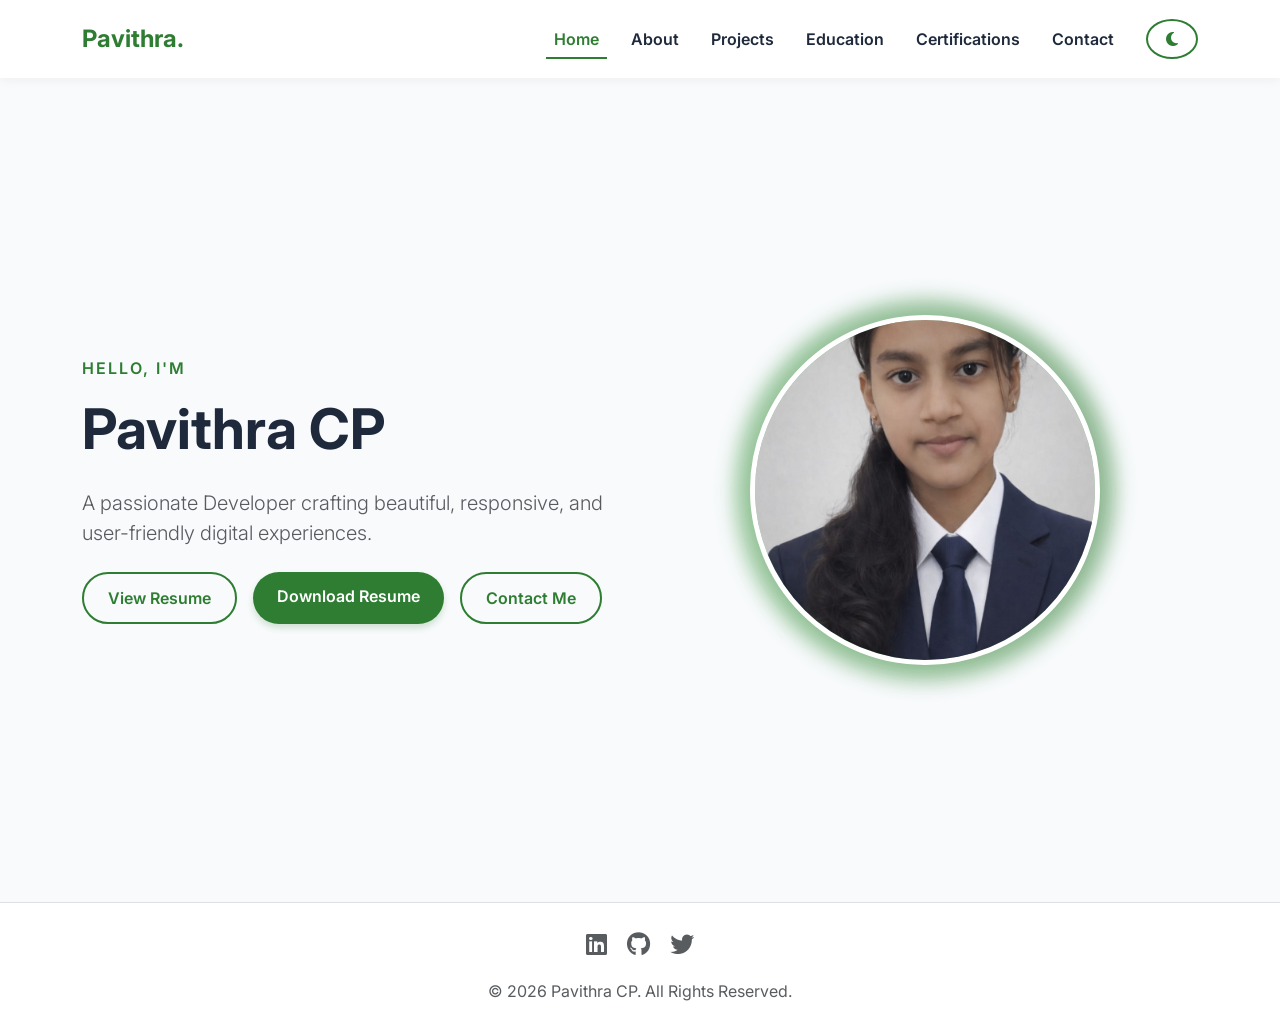
<file: index.html>
<!DOCTYPE html>
<html lang="en">
<head>
    <meta charset="UTF-8">
    <meta name="viewport" content="width=device-width, initial-scale=1.0">
    <title>Pavithra | Portfolio</title>
    <!-- Bootstrap CSS -->
    <link href="https://cdn.jsdelivr.net/npm/bootstrap@5.3.0/dist/css/bootstrap.min.css" rel="stylesheet">
    <!-- Font Awesome -->
    <link rel="stylesheet" href="https://cdnjs.cloudflare.com/ajax/libs/font-awesome/6.4.0/css/all.min.css">
    <!-- AOS Animation CSS -->
    <link href="https://unpkg.com/aos@2.3.1/dist/aos.css" rel="stylesheet">
    <!-- Custom CSS -->
    <link rel="stylesheet" href="css/style.css">
</head>
<body>

    <!-- Navbar -->
    <nav class="navbar navbar-expand-lg sticky-top">
        <div class="container">
            <a class="navbar-brand" href="index.html">Pavithra.</a>
            <button class="navbar-toggler border-0" type="button" data-bs-toggle="collapse" data-bs-toggle="collapse" data-bs-target="#navbarNav" aria-controls="navbarNav" aria-expanded="false" aria-label="Toggle navigation">
                <i class="fas fa-bars text-success"></i>
            </button>
            <div class="collapse navbar-collapse" id="navbarNav">
                <ul class="navbar-nav ms-auto align-items-center">
                    <li class="nav-item">
                        <a class="nav-link" href="index.html">Home</a>
                    </li>
                    <li class="nav-item">
                        <a class="nav-link" href="about.html">About</a>
                    </li>
                    <li class="nav-item">
                        <a class="nav-link" href="projects.html">Projects</a>
                    </li>
                    <li class="nav-item">
                        <a class="nav-link" href="education.html">Education</a>
                    </li>
                    <li class="nav-item">
                        <a class="nav-link" href="certifications.html">Certifications</a>
                    </li>
                    <li class="nav-item">
                        <a class="nav-link" href="contact.html">Contact</a>
                    </li>
                    <li class="nav-item ms-lg-3 mt-3 mt-lg-0">
                        <button id="theme-toggle" class="btn btn-outline-custom rounded-circle theme-toggle-btn" aria-label="Toggle Dark Mode">
                            <i class="fas fa-moon"></i>
                        </button>
                    </li>
                </ul>
            </div>
        </div>
    </nav>

    <!-- Hero Section -->
    <section class="hero-section">
        <div class="container">
            <div class="row align-items-center">
                <div class="col-lg-6 order-2 order-lg-1 mt-5 mt-lg-0 text-center text-lg-start" data-aos="fade-right">
                    <p class="hero-subtitle">Hello, I'm</p>
                    <h1 class="hero-title">Pavithra CP</h1>
                    <p class="lead mb-4 text-muted">A passionate Developer crafting beautiful, responsive, and user-friendly digital experiences.</p>
                    <div class="d-flex flex-wrap gap-3 justify-content-center justify-content-lg-start">
                        <a href="assets/resume.pdf" target="_blank" class="btn btn-outline-custom">View Resume</a>
                        <a href="assets/resume.pdf" download class="btn btn-primary-custom">Download Resume</a>
                        <a href="contact.html" class="btn btn-outline-custom">Contact Me</a>
                    </div>
                </div>
                <div class="col-lg-6 order-1 order-lg-2 text-center" data-aos="fade-left">
                    <div class="hero-img-container">
                        <div class="hero-img-bg"></div>
                        <img src="assets/profile.jpeg" alt="Pavithra" class="hero-img">
                    </div>
                </div>
            </div>
        </div>
    </section>

    <!-- Footer -->
    <footer class="footer mt-auto py-4 bg-white shadow-sm border-top">
        <div class="container text-center">
            <div class="social-links mb-3">
                <a href="#" class="social-icon text-muted me-3 fs-4 transition-all hover-success"><i class="fab fa-linkedin"></i></a>
                <a href="#" class="social-icon text-muted me-3 fs-4 transition-all hover-success"><i class="fab fa-github"></i></a>
                <a href="#" class="social-icon text-muted fs-4 transition-all hover-success"><i class="fab fa-twitter"></i></a>
            </div>
            <p class="text-muted mb-0">&copy; <span id="current-year"></span> Pavithra CP. All Rights Reserved.</p>
        </div>
    </footer>

    <!-- Bootstrap JS -->
    <script src="https://cdn.jsdelivr.net/npm/bootstrap@5.3.0/dist/js/bootstrap.bundle.min.js"></script>
    <!-- AOS Animation JS -->
    <script src="https://unpkg.com/aos@2.3.1/dist/aos.js"></script>
    <!-- Custom JS -->
    <script src="js/main.js"></script>
</body>
</html>
</file>
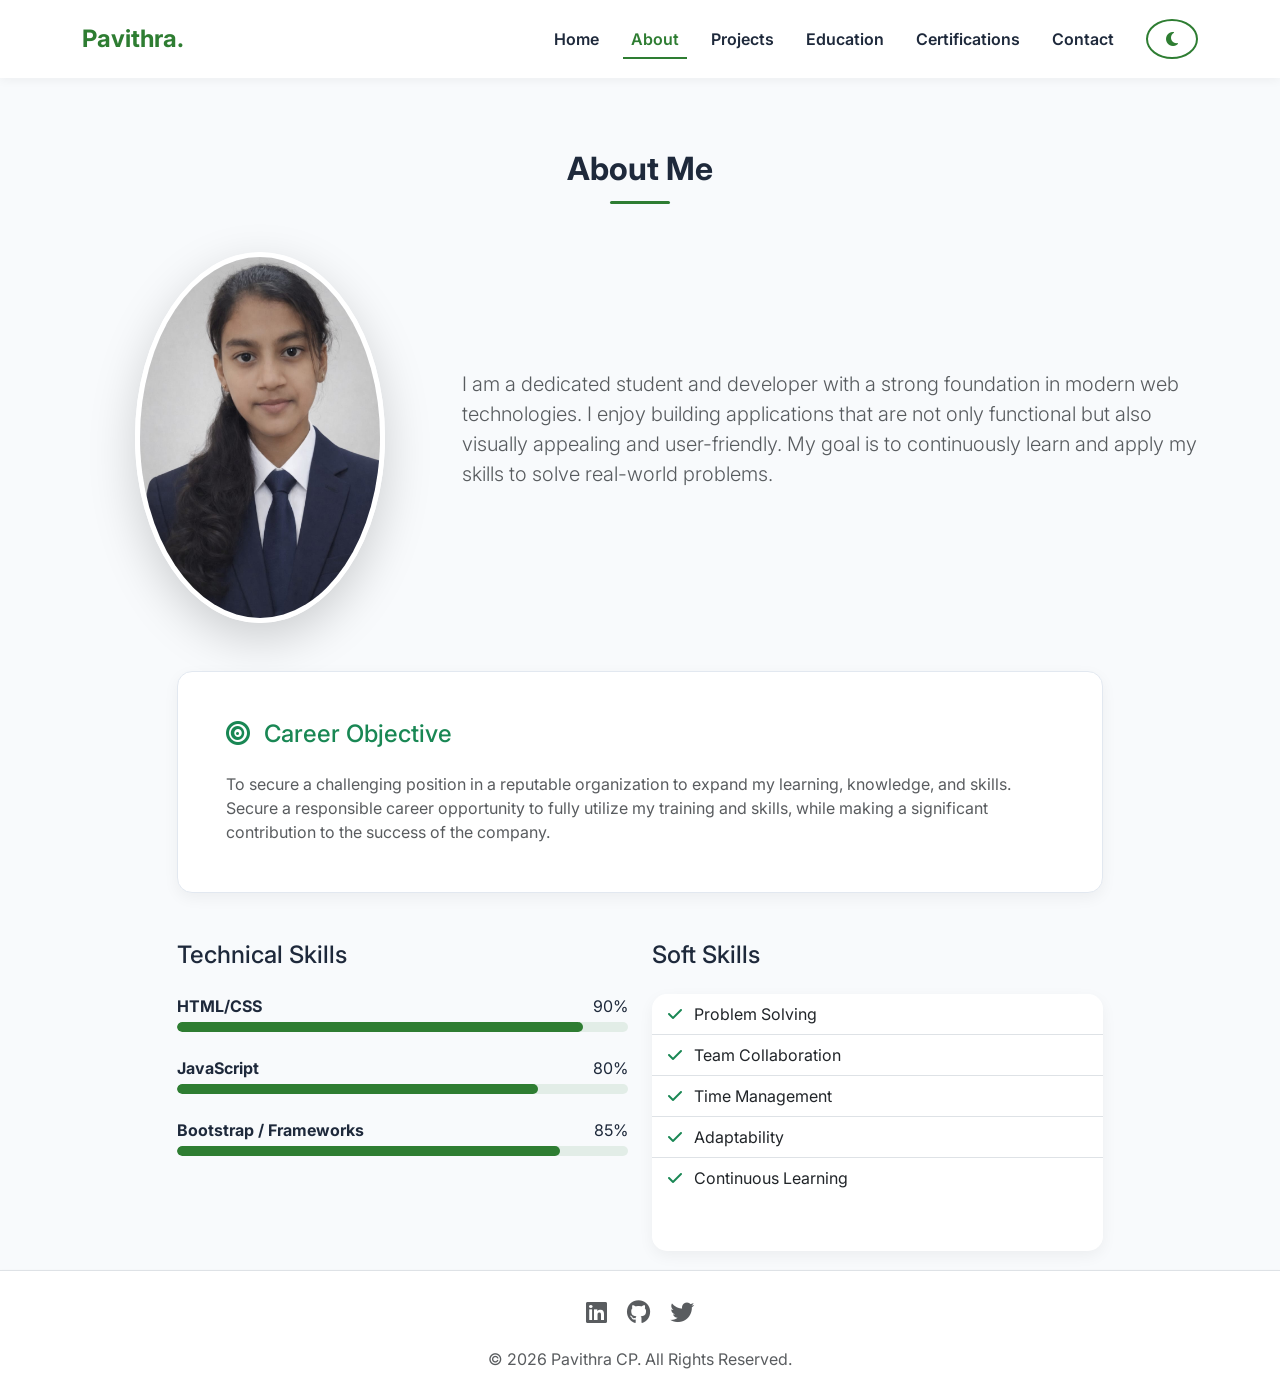
<file: about.html>
<!DOCTYPE html>
<html lang="en">
<head>
    <meta charset="UTF-8">
    <meta name="viewport" content="width=device-width, initial-scale=1.0">
    <title>About | Pavithra Portfolio</title>
    <!-- Bootstrap CSS -->
    <link href="https://cdn.jsdelivr.net/npm/bootstrap@5.3.0/dist/css/bootstrap.min.css" rel="stylesheet">
    <!-- Font Awesome -->
    <link rel="stylesheet" href="https://cdnjs.cloudflare.com/ajax/libs/font-awesome/6.4.0/css/all.min.css">
    <!-- AOS Animation CSS -->
    <link href="https://unpkg.com/aos@2.3.1/dist/aos.css" rel="stylesheet">
    <!-- Custom CSS -->
    <link rel="stylesheet" href="css/style.css">
</head>
<body>

    <!-- Navbar -->
    <nav class="navbar navbar-expand-lg sticky-top">
        <div class="container">
            <a class="navbar-brand" href="index.html">Pavithra.</a>
            <button class="navbar-toggler border-0" type="button" data-bs-toggle="collapse" data-bs-target="#navbarNav" aria-controls="navbarNav" aria-expanded="false" aria-label="Toggle navigation">
                <i class="fas fa-bars text-success"></i>
            </button>
            <div class="collapse navbar-collapse" id="navbarNav">
                <ul class="navbar-nav ms-auto align-items-center">
                    <li class="nav-item"><a class="nav-link" href="index.html">Home</a></li>
                    <li class="nav-item"><a class="nav-link" href="about.html">About</a></li>
                    <li class="nav-item"><a class="nav-link" href="projects.html">Projects</a></li>
                    <li class="nav-item"><a class="nav-link" href="education.html">Education</a></li>
                    <li class="nav-item"><a class="nav-link" href="certifications.html">Certifications</a></li>
                    <li class="nav-item"><a class="nav-link" href="contact.html">Contact</a></li>
                    <li class="nav-item ms-lg-3 mt-3 mt-lg-0">
                        <button id="theme-toggle" class="btn btn-outline-custom rounded-circle theme-toggle-btn" aria-label="Toggle Dark Mode">
                            <i class="fas fa-moon"></i>
                        </button>
                    </li>
                </ul>
            </div>
        </div>
    </nav>

    <!-- About Section -->
    <section class="py-5 mt-4 flex-grow-1">
        <div class="container">
            <h2 class="section-title" data-aos="fade-up">About Me</h2>
            
            <div class="row align-items-center mb-5" data-aos="fade-up" data-aos-delay="100">
                <div class="col-lg-4 text-center mb-4 mb-lg-0">
                    <img src="assets/profile.jpeg" alt="Pavithra Profile Photo" class="img-fluid rounded-circle shadow-lg" style="max-width: 250px; border: 5px solid var(--white);">
                </div>
                <div class="col-lg-8 text-center text-lg-start">
                    <p class="lead text-muted">
                        I am a dedicated student and developer with a strong foundation in modern web technologies. I enjoy building applications that are not only functional but also visually appealing and user-friendly. My goal is to continuously learn and apply my skills to solve real-world problems.
                    </p>
                </div>
            </div>

            <div class="row mb-5" data-aos="fade-up" data-aos-delay="200">
                <div class="col-lg-10 mx-auto">
                    <div class="custom-card p-5">
                        <h4 class="text-success mb-4"><i class="fas fa-bullseye me-2"></i> Career Objective</h4>
                        <p class="text-muted m-0">
                            To secure a challenging position in a reputable organization to expand my learning, knowledge, and skills. Secure a responsible career opportunity to fully utilize my training and skills, while making a significant contribution to the success of the company.
                        </p>
                    </div>
                </div>
            </div>

            <div class="row" data-aos="fade-up" data-aos-delay="300">
                <div class="col-lg-10 mx-auto">
                    <div class="row">
                        <div class="col-md-6 mb-4">
                            <h4 class="mb-4">Technical Skills</h4>
                            <div class="mb-3">
                                <div class="d-flex justify-content-between mb-1">
                                    <span class="fw-bold">HTML/CSS</span>
                                    <span>90%</span>
                                </div>
                                <div class="progress">
                                    <div class="progress-bar" role="progressbar" style="width: 90%" aria-valuenow="90" aria-valuemin="0" aria-valuemax="100"></div>
                                </div>
                            </div>
                            <div class="mb-3">
                                <div class="d-flex justify-content-between mb-1">
                                    <span class="fw-bold">JavaScript</span>
                                    <span>80%</span>
                                </div>
                                <div class="progress">
                                    <div class="progress-bar" role="progressbar" style="width: 80%" aria-valuenow="80" aria-valuemin="0" aria-valuemax="100"></div>
                                </div>
                            </div>
                            <div class="mb-3">
                                <div class="d-flex justify-content-between mb-1">
                                    <span class="fw-bold">Bootstrap / Frameworks</span>
                                    <span>85%</span>
                                </div>
                                <div class="progress">
                                    <div class="progress-bar" role="progressbar" style="width: 85%" aria-valuenow="85" aria-valuemin="0" aria-valuemax="100"></div>
                                </div>
                            </div>
                        </div>
                        <div class="col-md-6 mb-4">
                            <h4 class="mb-4">Soft Skills</h4>
                            <ul class="list-group list-group-flush custom-card border-0">
                                <li class="list-group-item bg-transparent border-bottom"><i class="fas fa-check text-success me-2"></i> Problem Solving</li>
                                <li class="list-group-item bg-transparent border-bottom"><i class="fas fa-check text-success me-2"></i> Team Collaboration</li>
                                <li class="list-group-item bg-transparent border-bottom"><i class="fas fa-check text-success me-2"></i> Time Management</li>
                                <li class="list-group-item bg-transparent border-bottom"><i class="fas fa-check text-success me-2"></i> Adaptability</li>
                                <li class="list-group-item bg-transparent"><i class="fas fa-check text-success me-2"></i> Continuous Learning</li>
                            </ul>
                        </div>
                    </div>
                </div>
            </div>
        </div>
    </section>

    <!-- Footer -->
    <footer class="footer mt-auto py-4 bg-white shadow-sm border-top">
        <div class="container text-center">
            <div class="social-links mb-3">
                <a href="#" class="social-icon text-muted me-3 fs-4 transition-all hover-success"><i class="fab fa-linkedin"></i></a>
                <a href="#" class="social-icon text-muted me-3 fs-4 transition-all hover-success"><i class="fab fa-github"></i></a>
                <a href="#" class="social-icon text-muted fs-4 transition-all hover-success"><i class="fab fa-twitter"></i></a>
            </div>
            <p class="text-muted mb-0">&copy; <span id="current-year"></span> Pavithra CP. All Rights Reserved.</p>
        </div>
    </footer>

    <!-- Bootstrap JS -->
    <script src="https://cdn.jsdelivr.net/npm/bootstrap@5.3.0/dist/js/bootstrap.bundle.min.js"></script>
    <!-- AOS Animation JS -->
    <script src="https://unpkg.com/aos@2.3.1/dist/aos.js"></script>
    <!-- Custom JS -->
    <script src="js/main.js"></script>
</body>
</html>
</file>
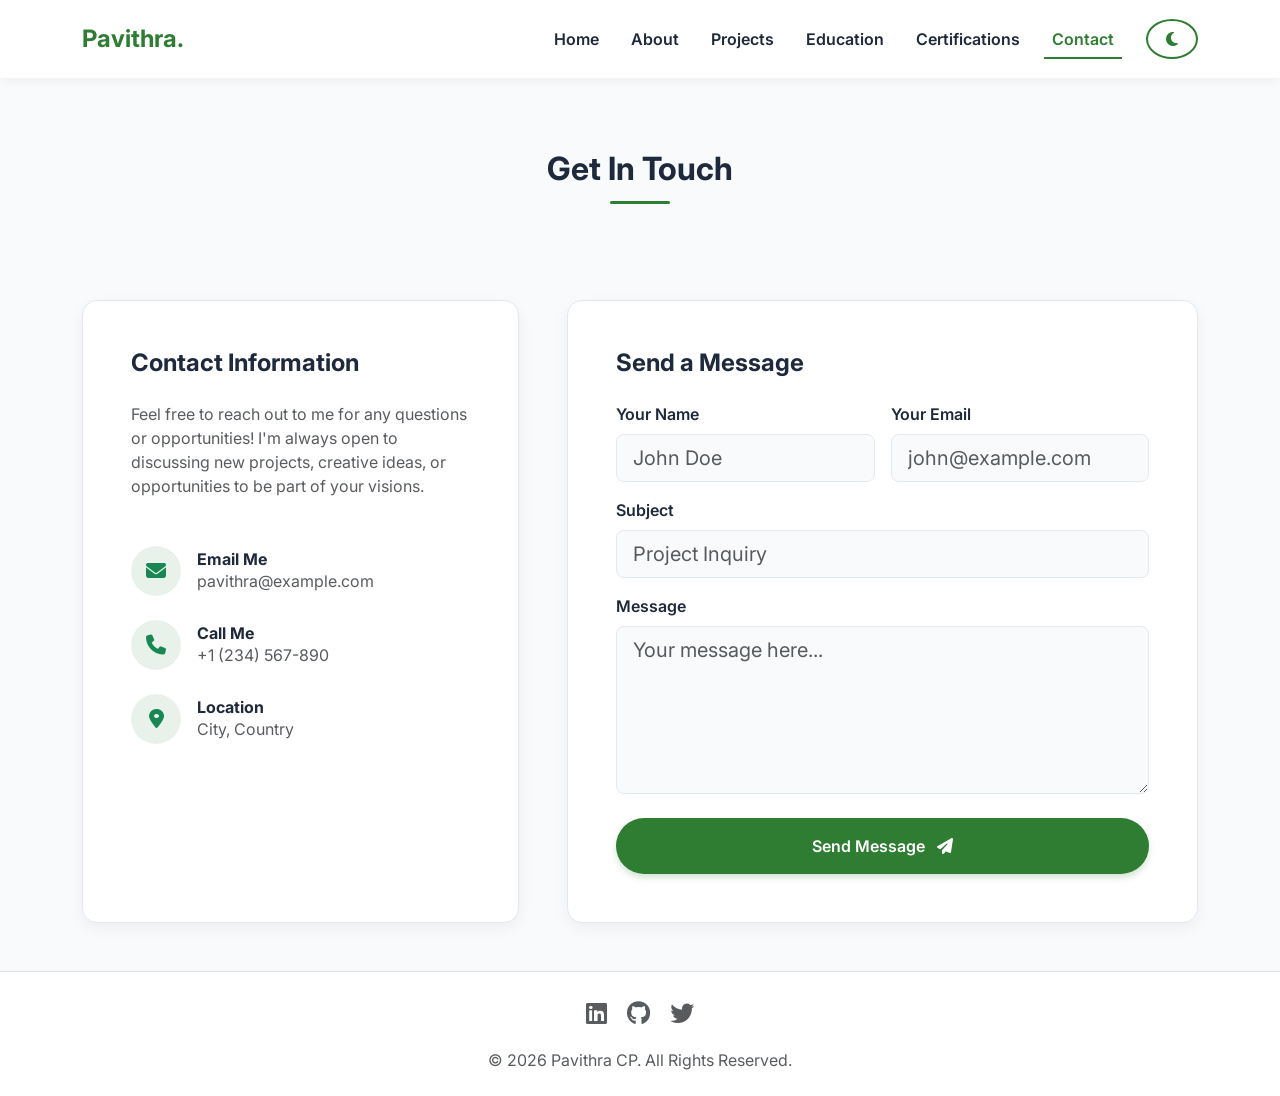
<file: contact.html>
<!DOCTYPE html>
<html lang="en">
<head>
    <meta charset="UTF-8">
    <meta name="viewport" content="width=device-width, initial-scale=1.0">
    <title>Contact | Pavithra Portfolio</title>
    <!-- Bootstrap CSS -->
    <link href="https://cdn.jsdelivr.net/npm/bootstrap@5.3.0/dist/css/bootstrap.min.css" rel="stylesheet">
    <!-- Font Awesome -->
    <link rel="stylesheet" href="https://cdnjs.cloudflare.com/ajax/libs/font-awesome/6.4.0/css/all.min.css">
    <!-- AOS Animation CSS -->
    <link href="https://unpkg.com/aos@2.3.1/dist/aos.css" rel="stylesheet">
    <!-- Custom CSS -->
    <link rel="stylesheet" href="css/style.css">
</head>
<body>

    <!-- Navbar -->
    <nav class="navbar navbar-expand-lg sticky-top">
        <div class="container">
            <a class="navbar-brand" href="index.html">Pavithra.</a>
            <button class="navbar-toggler border-0" type="button" data-bs-toggle="collapse" data-bs-target="#navbarNav" aria-controls="navbarNav" aria-expanded="false" aria-label="Toggle navigation">
                <i class="fas fa-bars text-success"></i>
            </button>
            <div class="collapse navbar-collapse" id="navbarNav">
                <ul class="navbar-nav ms-auto align-items-center">
                    <li class="nav-item"><a class="nav-link" href="index.html">Home</a></li>
                    <li class="nav-item"><a class="nav-link" href="about.html">About</a></li>
                    <li class="nav-item"><a class="nav-link" href="projects.html">Projects</a></li>
                    <li class="nav-item"><a class="nav-link" href="education.html">Education</a></li>
                    <li class="nav-item"><a class="nav-link" href="certifications.html">Certifications</a></li>
                    <li class="nav-item"><a class="nav-link" href="contact.html">Contact</a></li>
                    <li class="nav-item ms-lg-3 mt-3 mt-lg-0">
                        <button id="theme-toggle" class="btn btn-outline-custom rounded-circle theme-toggle-btn" aria-label="Toggle Dark Mode">
                            <i class="fas fa-moon"></i>
                        </button>
                    </li>
                </ul>
            </div>
        </div>
    </nav>

    <!-- Contact Section -->
    <section class="py-5 mt-4 flex-grow-1">
        <div class="container">
            <h2 class="section-title" data-aos="fade-up">Get In Touch</h2>
            
            <div class="row g-5 justify-content-center mt-3">
                <!-- Contact Info -->
                <div class="col-lg-5" data-aos="fade-right" data-aos-delay="100">
                    <div class="custom-card p-5 h-100">
                        <h4 class="fw-bold mb-4">Contact Information</h4>
                        <p class="text-muted mb-5">Feel free to reach out to me for any questions or opportunities! I'm always open to discussing new projects, creative ideas, or opportunities to be part of your visions.</p>
                        
                        <div class="d-flex align-items-center mb-4">
                            <div class="contact-icon bg-light-green text-success rounded-circle d-flex align-items-center justify-content-center me-3" style="width: 50px; height: 50px; background-color: rgba(46, 125, 50, 0.1);">
                                <i class="fas fa-envelope fs-5"></i>
                            </div>
                            <div>
                                <h6 class="fw-bold mb-0">Email Me</h6>
                                <a href="mailto:pavithra@example.com" class="text-muted text-decoration-none">pavithra@example.com</a>
                            </div>
                        </div>
                        
                        <div class="d-flex align-items-center mb-4">
                            <div class="contact-icon bg-light-green text-success rounded-circle d-flex align-items-center justify-content-center me-3" style="width: 50px; height: 50px; background-color: rgba(46, 125, 50, 0.1);">
                                <i class="fas fa-phone fs-5"></i>
                            </div>
                            <div>
                                <h6 class="fw-bold mb-0">Call Me</h6>
                                <a href="tel:+1234567890" class="text-muted text-decoration-none">+1 (234) 567-890</a>
                            </div>
                        </div>

                        <div class="d-flex align-items-center">
                            <div class="contact-icon bg-light-green text-success rounded-circle d-flex align-items-center justify-content-center me-3" style="width: 50px; height: 50px; background-color: rgba(46, 125, 50, 0.1);">
                                <i class="fas fa-map-marker-alt fs-5"></i>
                            </div>
                            <div>
                                <h6 class="fw-bold mb-0">Location</h6>
                                <span class="text-muted">City, Country</span>
                            </div>
                        </div>
                    </div>
                </div>

                <!-- Contact Form -->
                <div class="col-lg-7" data-aos="fade-left" data-aos-delay="200">
                    <div class="custom-card p-5 h-100">
                        <h4 class="fw-bold mb-4">Send a Message</h4>
                        <form action="mailto:pavithra@example.com" method="post" enctype="text/plain">
                            <div class="row g-3">
                                <div class="col-md-6">
                                    <label for="name" class="form-label fw-semibold">Your Name</label>
                                    <input type="text" class="form-control form-control-lg custom-input" id="name" placeholder="John Doe" required>
                                </div>
                                <div class="col-md-6">
                                    <label for="email" class="form-label fw-semibold">Your Email</label>
                                    <input type="email" class="form-control form-control-lg custom-input" id="email" placeholder="john@example.com" required>
                                </div>
                                <div class="col-12">
                                    <label for="subject" class="form-label fw-semibold">Subject</label>
                                    <input type="text" class="form-control form-control-lg custom-input" id="subject" placeholder="Project Inquiry" required>
                                </div>
                                <div class="col-12">
                                    <label for="message" class="form-label fw-semibold">Message</label>
                                    <textarea class="form-control form-control-lg custom-input" id="message" rows="5" placeholder="Your message here..." required></textarea>
                                </div>
                                <div class="col-12 mt-4">
                                    <button type="submit" class="btn btn-primary-custom w-100 py-3">Send Message <i class="fas fa-paper-plane ms-2"></i></button>
                                </div>
                            </div>
                        </form>
                    </div>
                </div>
            </div>
        </div>
    </section>

    <!-- Footer -->
    <footer class="footer mt-auto py-4 bg-white shadow-sm border-top">
        <div class="container text-center">
            <div class="social-links mb-3">
                <a href="#" class="social-icon text-muted me-3 fs-4 transition-all hover-success"><i class="fab fa-linkedin"></i></a>
                <a href="#" class="social-icon text-muted me-3 fs-4 transition-all hover-success"><i class="fab fa-github"></i></a>
                <a href="#" class="social-icon text-muted fs-4 transition-all hover-success"><i class="fab fa-twitter"></i></a>
            </div>
            <p class="text-muted mb-0">&copy; <span id="current-year"></span> Pavithra CP. All Rights Reserved.</p>
        </div>
    </footer>

    <!-- Bootstrap JS -->
    <script src="https://cdn.jsdelivr.net/npm/bootstrap@5.3.0/dist/js/bootstrap.bundle.min.js"></script>
    <!-- AOS Animation JS -->
    <script src="https://unpkg.com/aos@2.3.1/dist/aos.js"></script>
    <!-- Custom JS -->
    <script src="js/main.js"></script>
</body>
</html>
</file>
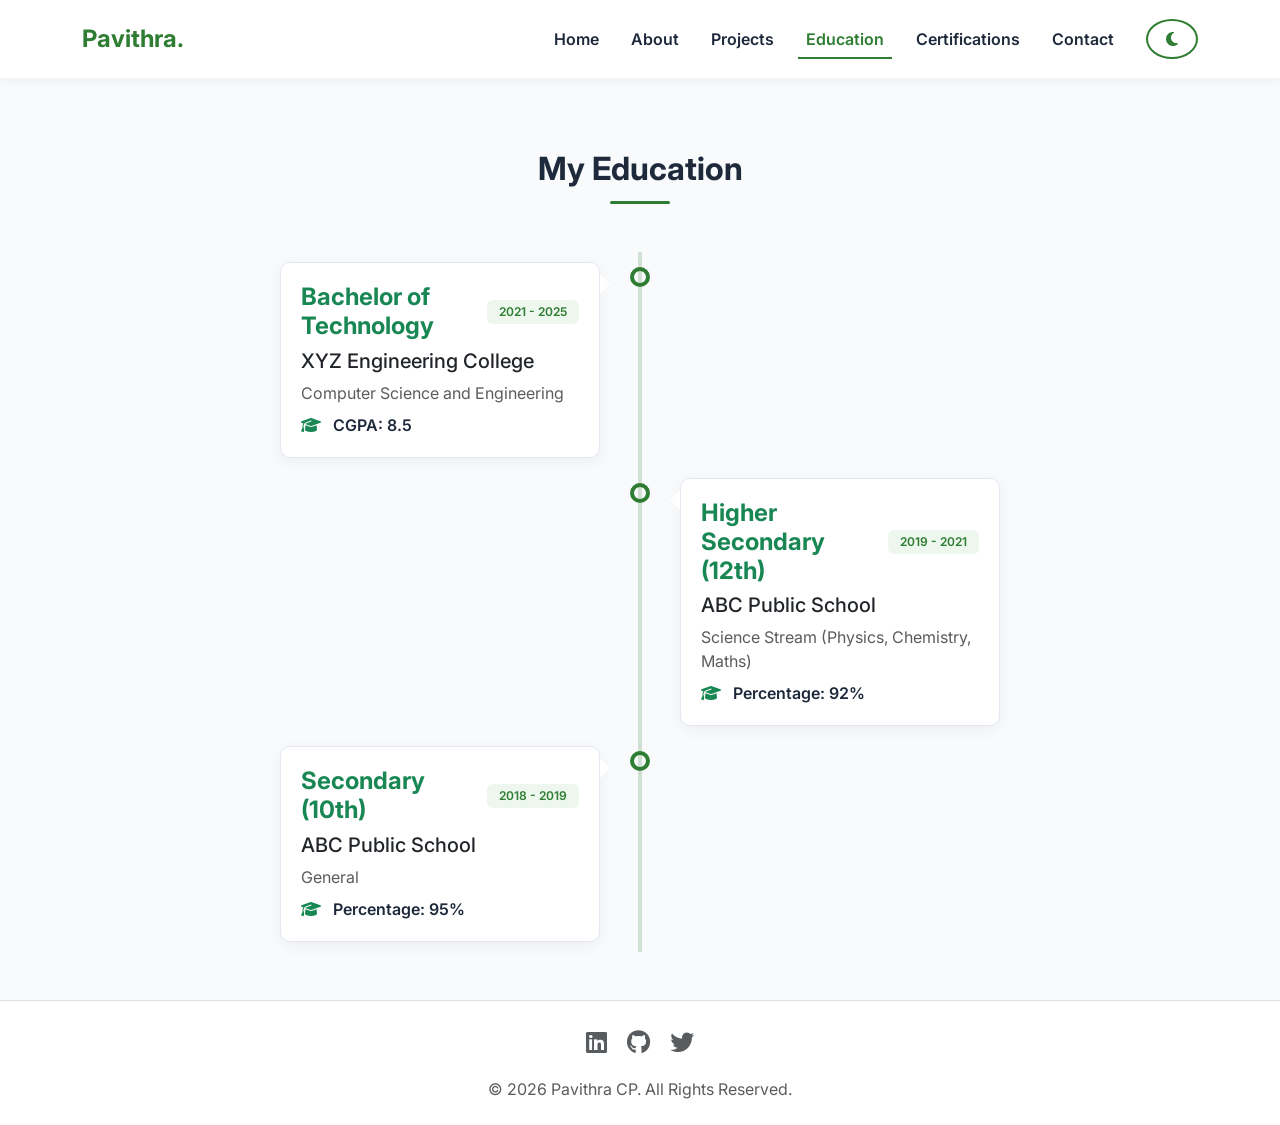
<file: education.html>
<!DOCTYPE html>
<html lang="en">
<head>
    <meta charset="UTF-8">
    <meta name="viewport" content="width=device-width, initial-scale=1.0">
    <title>Education | Pavithra Portfolio</title>
    <!-- Bootstrap CSS -->
    <link href="https://cdn.jsdelivr.net/npm/bootstrap@5.3.0/dist/css/bootstrap.min.css" rel="stylesheet">
    <!-- Font Awesome -->
    <link rel="stylesheet" href="https://cdnjs.cloudflare.com/ajax/libs/font-awesome/6.4.0/css/all.min.css">
    <!-- AOS Animation CSS -->
    <link href="https://unpkg.com/aos@2.3.1/dist/aos.css" rel="stylesheet">
    <!-- Custom CSS -->
    <link rel="stylesheet" href="css/style.css">
</head>
<body>

    <!-- Navbar -->
    <nav class="navbar navbar-expand-lg sticky-top">
        <div class="container">
            <a class="navbar-brand" href="index.html">Pavithra.</a>
            <button class="navbar-toggler border-0" type="button" data-bs-toggle="collapse" data-bs-target="#navbarNav" aria-controls="navbarNav" aria-expanded="false" aria-label="Toggle navigation">
                <i class="fas fa-bars text-success"></i>
            </button>
            <div class="collapse navbar-collapse" id="navbarNav">
                <ul class="navbar-nav ms-auto align-items-center">
                    <li class="nav-item"><a class="nav-link" href="index.html">Home</a></li>
                    <li class="nav-item"><a class="nav-link" href="about.html">About</a></li>
                    <li class="nav-item"><a class="nav-link" href="projects.html">Projects</a></li>
                    <li class="nav-item"><a class="nav-link" href="education.html">Education</a></li>
                    <li class="nav-item"><a class="nav-link" href="certifications.html">Certifications</a></li>
                    <li class="nav-item"><a class="nav-link" href="contact.html">Contact</a></li>
                    <li class="nav-item ms-lg-3 mt-3 mt-lg-0">
                        <button id="theme-toggle" class="btn btn-outline-custom rounded-circle theme-toggle-btn" aria-label="Toggle Dark Mode">
                            <i class="fas fa-moon"></i>
                        </button>
                    </li>
                </ul>
            </div>
        </div>
    </nav>

    <!-- Education Section -->
    <section class="py-5 mt-4 flex-grow-1">
        <div class="container">
            <h2 class="section-title" data-aos="fade-up">My Education</h2>
            
            <div class="timeline mt-5">
                <!-- Degree/College -->
                <div class="timeline-item left" data-aos="fade-right">
                    <div class="timeline-content">
                        <div class="d-flex justify-content-between align-items-center mb-2">
                            <h4 class="mb-0 text-success fw-bold">Bachelor of Technology</h4>
                            <span class="badge badge-green">2021 - 2025</span>
                        </div>
                        <h5 class="text-dark">XYZ Engineering College</h5>
                        <p class="text-muted mb-2">Computer Science and Engineering</p>
                        <p class="mb-0 fw-semibold"><i class="fas fa-graduation-cap me-2 text-success"></i> CGPA: 8.5</p>
                    </div>
                </div>

                <!-- High School -->
                <div class="timeline-item right" data-aos="fade-left" data-aos-delay="100">
                    <div class="timeline-content">
                        <div class="d-flex justify-content-between align-items-center mb-2">
                            <h4 class="mb-0 text-success fw-bold">Higher Secondary (12th)</h4>
                            <span class="badge badge-green">2019 - 2021</span>
                        </div>
                        <h5 class="text-dark">ABC Public School</h5>
                        <p class="text-muted mb-2">Science Stream (Physics, Chemistry, Maths)</p>
                        <p class="mb-0 fw-semibold"><i class="fas fa-graduation-cap me-2 text-success"></i> Percentage: 92%</p>
                    </div>
                </div>

                <!-- School -->
                <div class="timeline-item left" data-aos="fade-right" data-aos-delay="200">
                    <div class="timeline-content">
                        <div class="d-flex justify-content-between align-items-center mb-2">
                            <h4 class="mb-0 text-success fw-bold">Secondary (10th)</h4>
                            <span class="badge badge-green">2018 - 2019</span>
                        </div>
                        <h5 class="text-dark">ABC Public School</h5>
                        <p class="text-muted mb-2">General</p>
                        <p class="mb-0 fw-semibold"><i class="fas fa-graduation-cap me-2 text-success"></i> Percentage: 95%</p>
                    </div>
                </div>
            </div>
        </div>
    </section>

    <!-- Footer -->
    <footer class="footer mt-auto py-4 bg-white shadow-sm border-top">
        <div class="container text-center">
            <div class="social-links mb-3">
                <a href="#" class="social-icon text-muted me-3 fs-4 transition-all hover-success"><i class="fab fa-linkedin"></i></a>
                <a href="#" class="social-icon text-muted me-3 fs-4 transition-all hover-success"><i class="fab fa-github"></i></a>
                <a href="#" class="social-icon text-muted fs-4 transition-all hover-success"><i class="fab fa-twitter"></i></a>
            </div>
            <p class="text-muted mb-0">&copy; <span id="current-year"></span> Pavithra CP. All Rights Reserved.</p>
        </div>
    </footer>

    <!-- Bootstrap JS -->
    <script src="https://cdn.jsdelivr.net/npm/bootstrap@5.3.0/dist/js/bootstrap.bundle.min.js"></script>
    <!-- AOS Animation JS -->
    <script src="https://unpkg.com/aos@2.3.1/dist/aos.js"></script>
    <!-- Custom JS -->
    <script src="js/main.js"></script>
</body>
</html>
</file>
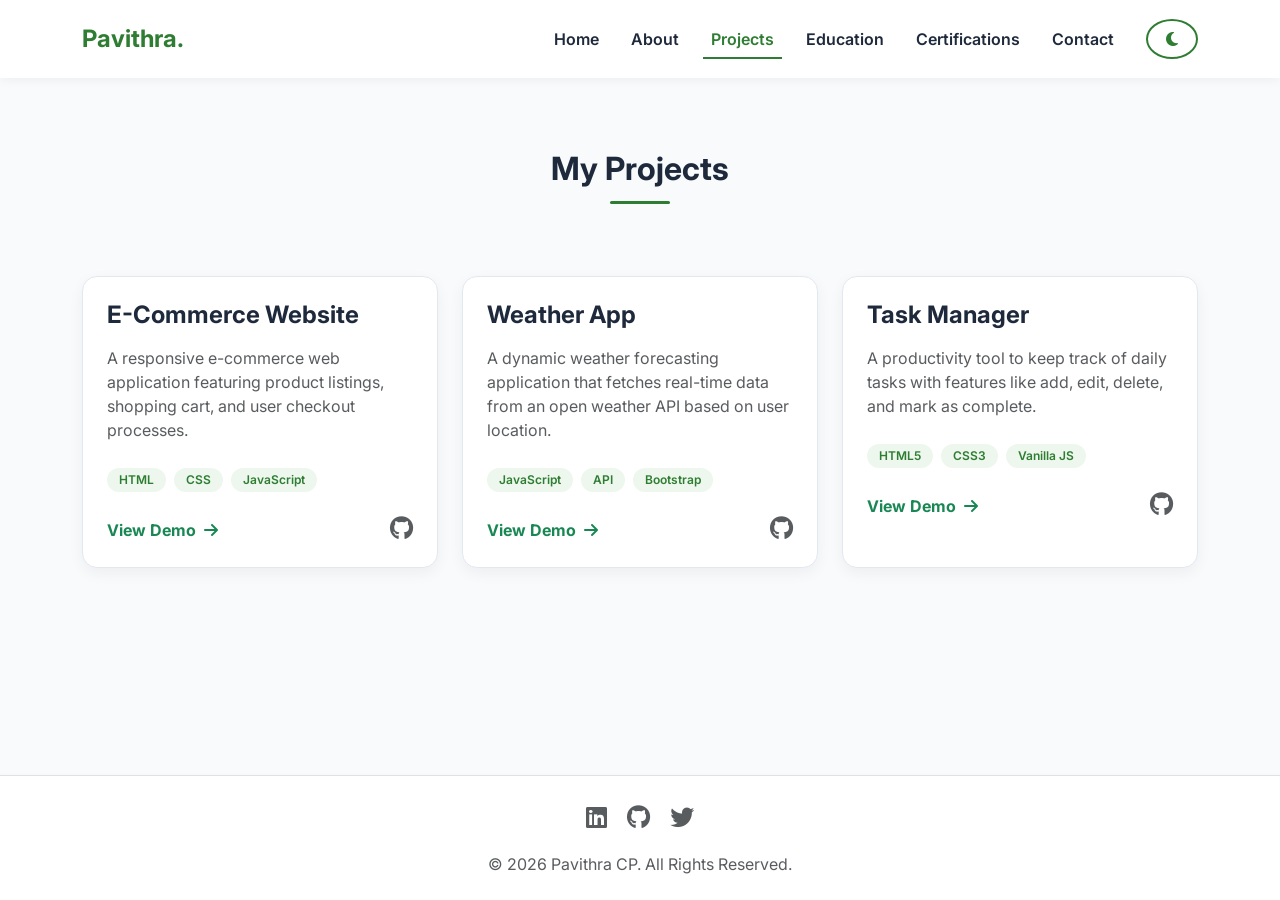
<file: projects.html>
<!DOCTYPE html>
<html lang="en">
<head>
    <meta charset="UTF-8">
    <meta name="viewport" content="width=device-width, initial-scale=1.0">
    <title>Projects | Pavithra Portfolio</title>
    <!-- Bootstrap CSS -->
    <link href="https://cdn.jsdelivr.net/npm/bootstrap@5.3.0/dist/css/bootstrap.min.css" rel="stylesheet">
    <!-- Font Awesome -->
    <link rel="stylesheet" href="https://cdnjs.cloudflare.com/ajax/libs/font-awesome/6.4.0/css/all.min.css">
    <!-- AOS Animation CSS -->
    <link href="https://unpkg.com/aos@2.3.1/dist/aos.css" rel="stylesheet">
    <!-- Custom CSS -->
    <link rel="stylesheet" href="css/style.css">
</head>
<body>

    <!-- Navbar -->
    <nav class="navbar navbar-expand-lg sticky-top">
        <div class="container">
            <a class="navbar-brand" href="index.html">Pavithra.</a>
            <button class="navbar-toggler border-0" type="button" data-bs-toggle="collapse" data-bs-target="#navbarNav" aria-controls="navbarNav" aria-expanded="false" aria-label="Toggle navigation">
                <i class="fas fa-bars text-success"></i>
            </button>
            <div class="collapse navbar-collapse" id="navbarNav">
                <ul class="navbar-nav ms-auto align-items-center">
                    <li class="nav-item"><a class="nav-link" href="index.html">Home</a></li>
                    <li class="nav-item"><a class="nav-link" href="about.html">About</a></li>
                    <li class="nav-item"><a class="nav-link" href="projects.html">Projects</a></li>
                    <li class="nav-item"><a class="nav-link" href="education.html">Education</a></li>
                    <li class="nav-item"><a class="nav-link" href="certifications.html">Certifications</a></li>
                    <li class="nav-item"><a class="nav-link" href="contact.html">Contact</a></li>
                    <li class="nav-item ms-lg-3 mt-3 mt-lg-0">
                        <button id="theme-toggle" class="btn btn-outline-custom rounded-circle theme-toggle-btn" aria-label="Toggle Dark Mode">
                            <i class="fas fa-moon"></i>
                        </button>
                    </li>
                </ul>
            </div>
        </div>
    </nav>

    <!-- Projects Section -->
    <section class="py-5 mt-4 flex-grow-1">
        <div class="container">
            <h2 class="section-title" data-aos="fade-up">My Projects</h2>
            
            <div class="row g-4 mt-4">
                <!-- Project 1 -->
                <div class="col-md-6 col-lg-4" data-aos="fade-up" data-aos-delay="100">
                    <div class="card custom-card p-4">
                        <div class="card-body p-0">
                            <h4 class="card-title mb-3">E-Commerce Website</h4>
                            <p class="text-muted mb-4">A responsive e-commerce web application featuring product listings, shopping cart, and user checkout processes.</p>
                            
                            <div class="mb-4">
                                <span class="badge badge-green rounded-pill me-1">HTML</span>
                                <span class="badge badge-green rounded-pill me-1">CSS</span>
                                <span class="badge badge-green rounded-pill">JavaScript</span>
                            </div>
                            
                            <div class="d-flex justify-content-between align-items-center mt-auto">
                                <a href="#" class="text-success text-decoration-none fw-bold">View Demo <i class="fas fa-arrow-right ms-1"></i></a>
                                <a href="#" class="text-muted"><i class="fab fa-github fs-4"></i></a>
                            </div>
                        </div>
                    </div>
                </div>

                <!-- Project 2 -->
                <div class="col-md-6 col-lg-4" data-aos="fade-up" data-aos-delay="200">
                    <div class="card custom-card p-4">
                        <div class="card-body p-0">
                            <h4 class="card-title mb-3">Weather App</h4>
                            <p class="text-muted mb-4">A dynamic weather forecasting application that fetches real-time data from an open weather API based on user location.</p>
                            
                            <div class="mb-4">
                                <span class="badge badge-green rounded-pill me-1">JavaScript</span>
                                <span class="badge badge-green rounded-pill me-1">API</span>
                                <span class="badge badge-green rounded-pill">Bootstrap</span>
                            </div>
                            
                            <div class="d-flex justify-content-between align-items-center mt-auto">
                                <a href="#" class="text-success text-decoration-none fw-bold">View Demo <i class="fas fa-arrow-right ms-1"></i></a>
                                <a href="#" class="text-muted"><i class="fab fa-github fs-4"></i></a>
                            </div>
                        </div>
                    </div>
                </div>

                <!-- Project 3 -->
                <div class="col-md-6 col-lg-4" data-aos="fade-up" data-aos-delay="300">
                    <div class="card custom-card p-4">
                        <div class="card-body p-0">
                            <h4 class="card-title mb-3">Task Manager</h4>
                            <p class="text-muted mb-4">A productivity tool to keep track of daily tasks with features like add, edit, delete, and mark as complete.</p>
                            
                            <div class="mb-4">
                                <span class="badge badge-green rounded-pill me-1">HTML5</span>
                                <span class="badge badge-green rounded-pill me-1">CSS3</span>
                                <span class="badge badge-green rounded-pill">Vanilla JS</span>
                            </div>
                            
                            <div class="d-flex justify-content-between align-items-center mt-auto">
                                <a href="#" class="text-success text-decoration-none fw-bold">View Demo <i class="fas fa-arrow-right ms-1"></i></a>
                                <a href="#" class="text-muted"><i class="fab fa-github fs-4"></i></a>
                            </div>
                        </div>
                    </div>
                </div>
            </div>
        </div>
    </section>

    <!-- Footer -->
    <footer class="footer mt-auto py-4 bg-white shadow-sm border-top">
        <div class="container text-center">
            <div class="social-links mb-3">
                <a href="#" class="social-icon text-muted me-3 fs-4 transition-all hover-success"><i class="fab fa-linkedin"></i></a>
                <a href="#" class="social-icon text-muted me-3 fs-4 transition-all hover-success"><i class="fab fa-github"></i></a>
                <a href="#" class="social-icon text-muted fs-4 transition-all hover-success"><i class="fab fa-twitter"></i></a>
            </div>
            <p class="text-muted mb-0">&copy; <span id="current-year"></span> Pavithra CP. All Rights Reserved.</p>
        </div>
    </footer>

    <!-- Bootstrap JS -->
    <script src="https://cdn.jsdelivr.net/npm/bootstrap@5.3.0/dist/js/bootstrap.bundle.min.js"></script>
    <!-- AOS Animation JS -->
    <script src="https://unpkg.com/aos@2.3.1/dist/aos.js"></script>
    <!-- Custom JS -->
    <script src="js/main.js"></script>
</body>
</html>
</file>
<file: css/style.css>
@import url('https://fonts.googleapis.com/css2?family=Inter:wght@300;400;600;700&display=swap');

:root {
    --primary-green: #2e7d32;
    --dark-green: #1b5e20;
    --light-green: #4caf50;
    --bg-color: #f8fafc;
    --text-main: #1e293b;
    --text-muted: #64748b;
    --white: #ffffff;
    --card-bg: #ffffff;
    --border-color: #e2e8f0;
    --transition: all 0.3s ease-in-out;
}

[data-theme="dark"] {
    --primary-green: #4caf50;
    --dark-green: #388e3c;
    --light-green: #81c784;
    --bg-color: #0f172a;
    --text-main: #f1f5f9;
    --text-muted: #94a3b8;
    --white: #1e293b; /* used for elements like navbar/cards in dark mode */
    --card-bg: #1e293b;
    --border-color: #334155;
}

body {
    font-family: 'Inter', sans-serif;
    background-color: var(--bg-color);
    color: var(--text-main);
    overflow-x: hidden;
    transition: var(--transition);
    display: flex;
    flex-direction: column;
    min-height: 100vh;
}

/* Custom Navbar */
.navbar {
    background-color: var(--white);
    box-shadow: 0 2px 10px rgba(0, 0, 0, 0.05);
    padding: 1rem 0;
    transition: var(--transition);
}

.navbar-brand {
    font-weight: 700;
    color: var(--primary-green) !important;
    font-size: 1.5rem;
}

.nav-link {
    color: var(--text-main) !important;
    font-weight: 600;
    transition: var(--transition);
    margin: 0 0.5rem;
    position: relative;
}

.nav-link:hover, .nav-link.active {
    color: var(--primary-green) !important;
}

.nav-link::after {
    content: '';
    position: absolute;
    width: 0;
    height: 2px;
    bottom: 0;
    left: 0;
    background-color: var(--primary-green);
    transition: var(--transition);
}

.nav-link:hover::after, .nav-link.active::after {
    width: 100%;
}

.theme-toggle-btn {
    width: 40px;
    height: 40px;
    display: flex;
    align-items: center;
    justify-content: center;
    padding: 0;
}

/* Buttons */
.btn-primary-custom {
    background-color: var(--primary-green);
    color: #ffffff;
    border: none;
    padding: 0.75rem 1.5rem;
    border-radius: 50px;
    font-weight: 600;
    transition: var(--transition);
    box-shadow: 0 4px 6px rgba(46, 125, 50, 0.2);
}

.btn-primary-custom:hover {
    background-color: var(--dark-green);
    color: #ffffff;
    transform: translateY(-2px);
    box-shadow: 0 6px 12px rgba(46, 125, 50, 0.3);
}

.btn-outline-custom {
    background-color: transparent;
    color: var(--primary-green);
    border: 2px solid var(--primary-green);
    padding: 0.75rem 1.5rem;
    border-radius: 50px;
    font-weight: 600;
    transition: var(--transition);
}

.btn-outline-custom:hover {
    background-color: var(--primary-green);
    color: #ffffff;
    transform: translateY(-2px);
}

/* Hero Section */
.hero-section {
    min-height: calc(100vh - 76px);
    display: flex;
    align-items: center;
    padding: 5rem 0;
}

.hero-img-container {
    position: relative;
    width: 350px;
    height: 350px;
    margin: 0 auto;
}

.hero-img {
    width: 100%;
    height: 100%;
    object-fit: cover;
    border-radius: 50%;
    border: 5px solid var(--white);
    box-shadow: 0 10px 30px rgba(0, 0, 0, 0.1);
    z-index: 2;
    position: relative;
}

.hero-img-bg {
    position: absolute;
    top: -15px;
    left: -15px;
    right: -15px;
    bottom: -15px;
    background: linear-gradient(45deg, var(--light-green), var(--primary-green));
    border-radius: 50%;
    z-index: 1;
    opacity: 0.5;
    filter: blur(10px);
    animation: pulse 3s infinite alternate;
}

@keyframes pulse {
    0% { transform: scale(0.95); opacity: 0.5; }
    100% { transform: scale(1.05); opacity: 0.8; }
}

.hero-subtitle {
    color: var(--primary-green);
    font-weight: 600;
    letter-spacing: 2px;
    text-transform: uppercase;
    margin-bottom: 1rem;
}

.hero-title {
    font-size: 3.5rem;
    font-weight: 700;
    margin-bottom: 1.5rem;
    color: var(--text-main);
}

/* Cards (Projects/Certifications/Forms) */
.custom-card {
    border: 1px solid var(--border-color);
    border-radius: 15px;
    overflow: hidden;
    box-shadow: 0 5px 15px rgba(0,0,0,0.05);
    transition: var(--transition);
    background: var(--card-bg);
    height: 100%;
}

.custom-card:hover {
    transform: translateY(-10px);
    box-shadow: 0 15px 30px rgba(0,0,0,0.1);
}

.card-title {
    color: var(--text-main);
    font-weight: 700;
}

.badge-green {
    background-color: rgba(76, 175, 80, 0.1);
    color: var(--primary-green);
    font-weight: 600;
    padding: 0.5em 1em;
}

/* Section Titles */
.section-title {
    text-align: center;
    margin-bottom: 3rem;
    position: relative;
    padding-bottom: 1rem;
    font-weight: 700;
    color: var(--text-main);
}

.section-title::after {
    content: '';
    position: absolute;
    bottom: 0;
    left: 50%;
    transform: translateX(-50%);
    width: 60px;
    height: 3px;
    background-color: var(--primary-green);
    border-radius: 3px;
}

/* Timeline */
.timeline {
    position: relative;
    max-width: 800px;
    margin: 0 auto;
}

.timeline::after {
    content: '';
    position: absolute;
    width: 4px;
    background-color: rgba(46, 125, 50, 0.2);
    top: 0;
    bottom: 0;
    left: 50%;
    margin-left: -2px;
}

.timeline-item {
    padding: 10px 40px;
    position: relative;
    background-color: inherit;
    width: 50%;
}

.timeline-item::after {
    content: '';
    position: absolute;
    width: 20px;
    height: 20px;
    right: -10px;
    background-color: var(--bg-color);
    border: 4px solid var(--primary-green);
    top: 15px;
    border-radius: 50%;
    z-index: 1;
}

.left { left: 0; }
.right { left: 50%; }

.left::before {
    content: " ";
    height: 0;
    position: absolute;
    top: 22px;
    width: 0;
    z-index: 1;
    right: 30px;
    border: medium solid var(--card-bg);
    border-width: 10px 0 10px 10px;
    border-color: transparent transparent transparent var(--card-bg);
}

.right::before {
    content: " ";
    height: 0;
    position: absolute;
    top: 22px;
    width: 0;
    z-index: 1;
    left: 30px;
    border: medium solid var(--card-bg);
    border-width: 10px 10px 10px 0;
    border-color: transparent var(--card-bg) transparent transparent;
}

.right::after { left: -10px; }

.timeline-content {
    padding: 20px;
    background-color: var(--card-bg);
    position: relative;
    border-radius: 10px;
    box-shadow: 0 4px 15px rgba(0,0,0,0.05);
    border: 1px solid var(--border-color);
}

@media screen and (max-width: 768px) {
    .timeline::after { left: 31px; }
    .timeline-item { width: 100%; padding-left: 70px; padding-right: 25px; }
    .timeline-item::before { left: 60px; border: medium solid var(--card-bg); border-width: 10px 10px 10px 0; border-color: transparent var(--card-bg) transparent transparent; }
    .left::after, .right::after { left: 21px; }
    .right { left: 0%; }
    .hero-title { font-size: 2.5rem; }
    .hero-img-container { width: 250px; height: 250px; }
}

/* Progress Bars */
.progress {
    height: 10px;
    border-radius: 5px;
    margin-bottom: 1.5rem;
    background-color: rgba(46, 125, 50, 0.1);
}

.progress-bar {
    background-color: var(--primary-green);
    border-radius: 5px;
}

/* Form Inputs */
.custom-input {
    background-color: var(--bg-color);
    border: 1px solid var(--border-color);
    color: var(--text-main);
}
.custom-input:focus {
    background-color: var(--bg-color);
    color: var(--text-main);
    border-color: var(--primary-green);
    box-shadow: 0 0 0 0.25rem rgba(46, 125, 50, 0.25);
}

/* Footer */
.footer {
    background-color: var(--white);
    transition: var(--transition);
}
.hover-success:hover {
    color: var(--primary-green) !important;
}

/* Modals */
.modal-content {
    background-color: var(--card-bg);
    color: var(--text-main);
}
.modal-header {
    border-bottom: 1px solid var(--border-color);
}
.btn-close {
    filter: var(--close-btn-filter, none);
}
[data-theme="dark"] .btn-close {
    --close-btn-filter: invert(1) grayscale(100%) brightness(200%);
}
</file>
